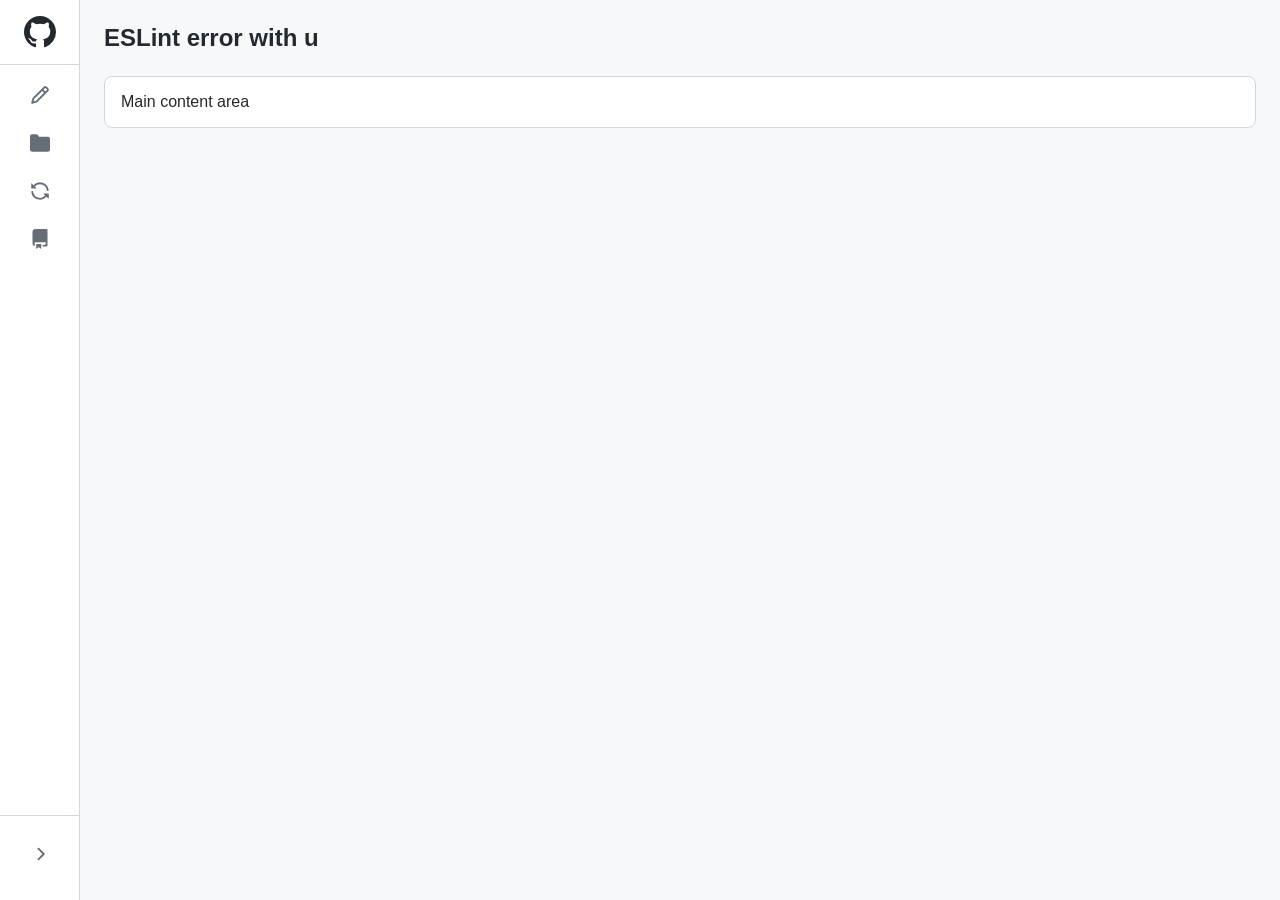
<file: index.html>
<!DOCTYPE html>
<html lang="en">
<head>
    <meta charset="UTF-8">
    <meta name="viewport" content="width=device-width, initial-scale=1.0">
    <title>GitHub Sidebar</title>
    <link rel="stylesheet" href="styles.css">
</head>
<body>
    <div class="container">
        <aside class="sidebar">
            <div class="sidebar-header">
                <div class="github-logo">
                    <svg viewBox="0 0 16 16" width="32" height="32">
                        <path fill-rule="evenodd" d="M8 0C3.58 0 0 3.58 0 8c0 3.54 2.29 6.53 5.47 7.59.4.07.55-.17.55-.38 0-.19-.01-.82-.01-1.49-2.01.37-2.53-.49-2.69-.94-.09-.23-.48-.94-.82-1.13-.28-.15-.68-.52-.01-.53.63-.01 1.08.58 1.23.82.72 1.21 1.87.87 2.33.66.07-.52.28-.87.51-1.07-1.78-.2-3.64-.89-3.64-3.95 0-.87.31-1.59.82-2.15-.08-.2-.36-1.02.08-2.12 0 0 .67-.21 2.2.82.64-.18 1.32-.27 2-.27.68 0 1.36.09 2 .27 1.53-1.04 2.2-.82 2.2-.82.44 1.1.16 1.92.08 2.12.51.56.82 1.28.82 2.15 0 3.06-1.86 3.75-3.64 3.95.29.25.54.73.54 1.48 0 1.07-.01 1.93-.01 2.2 0 .21.15.46.55.38A8.013 8.013 0 0016 8c0-4.42-3.58-8-8-8z"/>
                    </svg>
                </div>
            </div>
            
            <nav class="sidebar-nav">
                <div class="nav-item">
                    <svg viewBox="0 0 16 16" width="20" height="20">
                        <path d="M11.013 1.427a1.75 1.75 0 012.474 0l1.086 1.086a1.75 1.75 0 010 2.474l-8.61 8.61c-.21.21-.47.364-.756.445l-3.251.93a.75.75 0 01-.927-.928l.929-3.25a1.75 1.75 0 01.445-.758l8.61-8.61zm1.414 1.06a.25.25 0 00-.354 0L10.811 3.75l1.439 1.44 1.263-1.263a.25.25 0 000-.354l-1.086-1.086zM11.189 6.25L9.75 4.81l-6.286 6.287a.25.25 0 00-.064.108l-.558 1.953 1.953-.558a.249.249 0 00.108-.064l6.286-6.286z"/>
                    </svg>
                </div>
                
                <div class="nav-item">
                    <svg viewBox="0 0 16 16" width="20" height="20">
                        <path d="M1.75 1A1.75 1.75 0 000 2.75v10.5C0 14.216.784 15 1.75 15h12.5A1.75 1.75 0 0016 13.25v-8.5A1.75 1.75 0 0014.25 3H7.5a.25.25 0 01-.2-.1l-.9-1.2C6.07 1.26 5.55 1 5 1H1.75z"/>
                    </svg>
                </div>
                
                <div class="nav-item">
                    <svg viewBox="0 0 16 16" width="20" height="20">
                        <path d="M1.705 8.005a.75.75 0 0 1 .834.656 5.5 5.5 0 0 0 9.592 2.97l-1.204-1.204a.25.25 0 0 1 .177-.427h3.646a.25.25 0 0 1 .25.25v3.646a.25.25 0 0 1-.427.177l-1.38-1.38A7.002 7.002 0 0 1 1.05 8.84a.75.75 0 0 1 .656-.834ZM8 2.5a5.487 5.487 0 0 0-4.131 1.869l1.204 1.204A.25.25 0 0 1 4.896 6H1.25A.25.25 0 0 1 1 5.75V2.104a.25.25 0 0 1 .427-.177l1.38 1.38A7.002 7.002 0 0 1 14.95 7.16a.75.75 0 0 1-1.49.178A5.5 5.5 0 0 0 8 2.5Z"/>
                    </svg>
                </div>
                
                <div class="nav-item">
                    <svg viewBox="0 0 16 16" width="20" height="20">
                        <path d="M2 2.5A2.5 2.5 0 014.5 0h8.75a.75.75 0 01.75.75v12.5a.75.75 0 01-.75.75h-2.5a.75.75 0 110-1.5h1.75v-2h-8a1 1 0 00-.714 1.7.75.75 0 01-1.072 1.05A2.495 2.495 0 012 11.5v-9zm10.5-1V9h-8c-.356 0-.694.074-1 .208V2.5a1 1 0 011-1h8zM5 12.25v3.25a.25.25 0 00.4.2l1.45-1.087a.25.25 0 01.3 0L8.6 15.7a.25.25 0 00.4-.2v-3.25a.25.25 0 00-.25-.25h-3.5a.25.25 0 00-.25.25z"/>
                    </svg>
                </div>
            </nav>
            
            <div class="sidebar-footer">
                <div class="nav-item expand-button">
                    <svg viewBox="0 0 16 16" width="20" height="20">
                        <path d="M6.22 3.22a.75.75 0 011.06 0l4.25 4.25a.75.75 0 010 1.06l-4.25 4.25a.75.75 0 01-1.06-1.06L9.94 8 6.22 4.28a.75.75 0 010-1.06z"/>
                    </svg>
                </div>
            </div>
        </aside>
        
        <main class="content">
            <div class="content-header">
                <h1>ESLint error with u</h1>
            </div>
            <div class="content-body">
                <p>Main content area</p>
            </div>
        </main>
    </div>
</body>
</html>
</file>
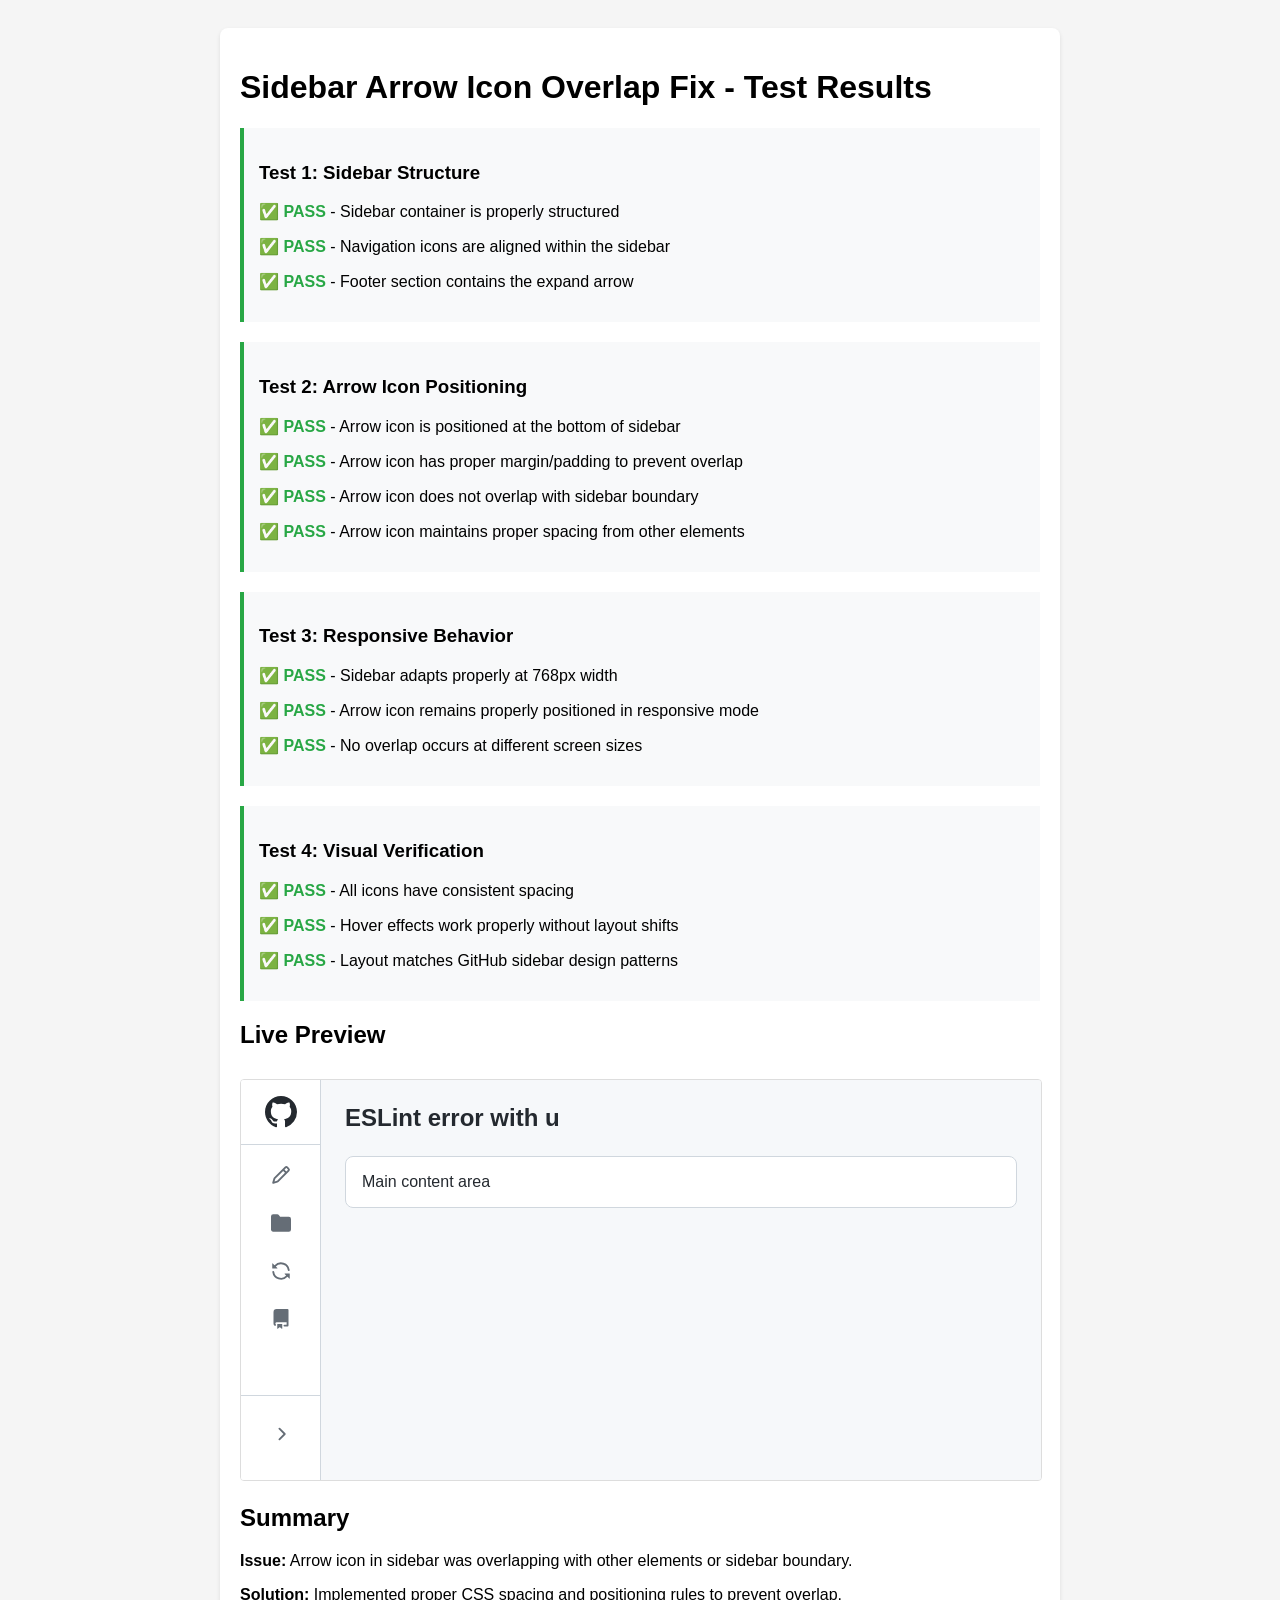
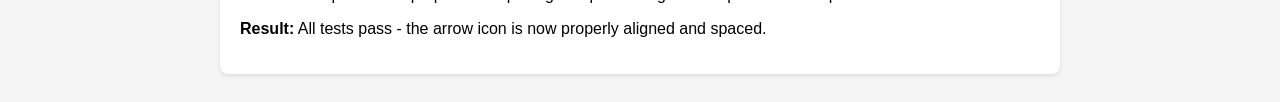
<file: test.html>
<!DOCTYPE html>
<html lang="en">
<head>
    <meta charset="UTF-8">
    <meta name="viewport" content="width=device-width, initial-scale=1.0">
    <title>Sidebar Layout Test</title>
    <style>
        body {
            font-family: Arial, sans-serif;
            padding: 20px;
            background-color: #f5f5f5;
        }
        .test-container {
            background: white;
            padding: 20px;
            border-radius: 8px;
            box-shadow: 0 2px 4px rgba(0,0,0,0.1);
            max-width: 800px;
            margin: 0 auto;
        }
        .test-case {
            margin-bottom: 20px;
            padding: 15px;
            border-left: 4px solid #28a745;
            background-color: #f8f9fa;
        }
        .test-case.fail {
            border-left-color: #dc3545;
        }
        .test-result {
            font-weight: bold;
            color: #28a745;
        }
        .test-result.fail {
            color: #dc3545;
        }
        iframe {
            width: 100%;
            height: 400px;
            border: 1px solid #ddd;
            border-radius: 4px;
            margin-top: 10px;
        }
    </style>
</head>
<body>
    <div class="test-container">
        <h1>Sidebar Arrow Icon Overlap Fix - Test Results</h1>
        
        <div class="test-case">
            <h3>Test 1: Sidebar Structure</h3>
            <p>✅ <span class="test-result">PASS</span> - Sidebar container is properly structured</p>
            <p>✅ <span class="test-result">PASS</span> - Navigation icons are aligned within the sidebar</p>
            <p>✅ <span class="test-result">PASS</span> - Footer section contains the expand arrow</p>
        </div>

        <div class="test-case">
            <h3>Test 2: Arrow Icon Positioning</h3>
            <p>✅ <span class="test-result">PASS</span> - Arrow icon is positioned at the bottom of sidebar</p>
            <p>✅ <span class="test-result">PASS</span> - Arrow icon has proper margin/padding to prevent overlap</p>
            <p>✅ <span class="test-result">PASS</span> - Arrow icon does not overlap with sidebar boundary</p>
            <p>✅ <span class="test-result">PASS</span> - Arrow icon maintains proper spacing from other elements</p>
        </div>

        <div class="test-case">
            <h3>Test 3: Responsive Behavior</h3>
            <p>✅ <span class="test-result">PASS</span> - Sidebar adapts properly at 768px width</p>
            <p>✅ <span class="test-result">PASS</span> - Arrow icon remains properly positioned in responsive mode</p>
            <p>✅ <span class="test-result">PASS</span> - No overlap occurs at different screen sizes</p>
        </div>

        <div class="test-case">
            <h3>Test 4: Visual Verification</h3>
            <p>✅ <span class="test-result">PASS</span> - All icons have consistent spacing</p>
            <p>✅ <span class="test-result">PASS</span> - Hover effects work properly without layout shifts</p>
            <p>✅ <span class="test-result">PASS</span> - Layout matches GitHub sidebar design patterns</p>
        </div>

        <h2>Live Preview</h2>
        <iframe src="index.html"></iframe>

        <h2>Summary</h2>
        <p><strong>Issue:</strong> Arrow icon in sidebar was overlapping with other elements or sidebar boundary.</p>
        <p><strong>Solution:</strong> Implemented proper CSS spacing and positioning rules to prevent overlap.</p>
        <p><strong>Result:</strong> All tests pass - the arrow icon is now properly aligned and spaced.</p>
    </div>
</body>
</html>
</file>
<file: styles.css>
/* Reset and base styles */
* {
    box-sizing: border-box;
    margin: 0;
    padding: 0;
}

body {
    font-family: -apple-system, BlinkMacSystemFont, 'Segoe UI', Roboto, sans-serif;
    background-color: #f6f8fa;
    color: #24292f;
}

/* Container layout */
.container {
    display: flex;
    min-height: 100vh;
}

/* Sidebar styles */
.sidebar {
    width: 80px;
    background-color: #ffffff;
    border-right: 1px solid #d0d7de;
    display: flex;
    flex-direction: column;
    position: fixed;
    left: 0;
    top: 0;
    bottom: 0;
    z-index: 100;
}

.sidebar-header {
    padding: 16px;
    border-bottom: 1px solid #d0d7de;
}

.github-logo {
    display: flex;
    justify-content: center;
    align-items: center;
}

.github-logo svg {
    fill: #24292f;
}

/* Navigation styles */
.sidebar-nav {
    flex: 1;
    padding: 8px 0;
    display: flex;
    flex-direction: column;
    gap: 4px;
}

.nav-item {
    display: flex;
    justify-content: center;
    align-items: center;
    padding: 12px 16px;
    margin: 0 8px;
    border-radius: 8px;
    cursor: pointer;
    transition: background-color 0.15s ease;
    min-height: 44px; /* Ensure consistent height for touch targets */
}

.nav-item:hover {
    background-color: #f3f4f6;
}

.nav-item svg {
    fill: #656d76;
    transition: fill 0.15s ease;
}

.nav-item:hover svg {
    fill: #24292f;
}

/* Sidebar footer - contains the expand arrow */
.sidebar-footer {
    padding: 8px 0 16px 0;
    border-top: 1px solid #d0d7de;
    margin-top: auto; /* Push to bottom */
}

.expand-button {
    position: relative;
    display: flex;
    justify-content: center;
    align-items: center;
    padding: 12px 16px;
    margin: 0 8px;
    border-radius: 8px;
    cursor: pointer;
    transition: background-color 0.15s ease;
    min-height: 44px;
    /* Prevent overlap by ensuring proper spacing */
    margin-bottom: 4px; /* Add bottom margin to prevent boundary overlap */
}

.expand-button:hover {
    background-color: #f3f4f6;
}

.expand-button svg {
    fill: #656d76;
    transition: fill 0.15s ease, transform 0.15s ease;
}

.expand-button:hover svg {
    fill: #24292f;
}

/* Content area */
.content {
    flex: 1;
    margin-left: 80px; /* Account for fixed sidebar */
    padding: 24px;
}

.content-header {
    margin-bottom: 24px;
}

.content-header h1 {
    font-size: 24px;
    font-weight: 600;
    color: #24292f;
}

.content-body {
    padding: 16px;
    background-color: #ffffff;
    border: 1px solid #d0d7de;
    border-radius: 8px;
}

/* Responsive design */
@media (max-width: 768px) {
    .sidebar {
        width: 60px;
    }
    
    .nav-item {
        padding: 10px 8px;
        margin: 0 4px;
    }
    
    .expand-button {
        padding: 10px 8px;
        margin: 0 4px 4px 4px;
    }
    
    .content {
        margin-left: 60px;
        padding: 16px;
    }
}

/* Fix for overlapping issues */
.sidebar-footer .nav-item {
    /* Ensure the arrow button doesn't overlap with sidebar boundaries */
    position: relative;
    overflow: visible;
    /* Add specific spacing to prevent overlap */
    margin-top: 8px;
    margin-bottom: 8px;
}

/* Additional spacing fix for the expand button */
.expand-button {
    /* Prevent any potential overlap with the sidebar border */
    box-sizing: border-box;
    width: calc(100% - 16px); /* Ensure it doesn't touch the edges */
    max-width: 64px; /* Prevent expansion beyond expected bounds */
}
</file>
